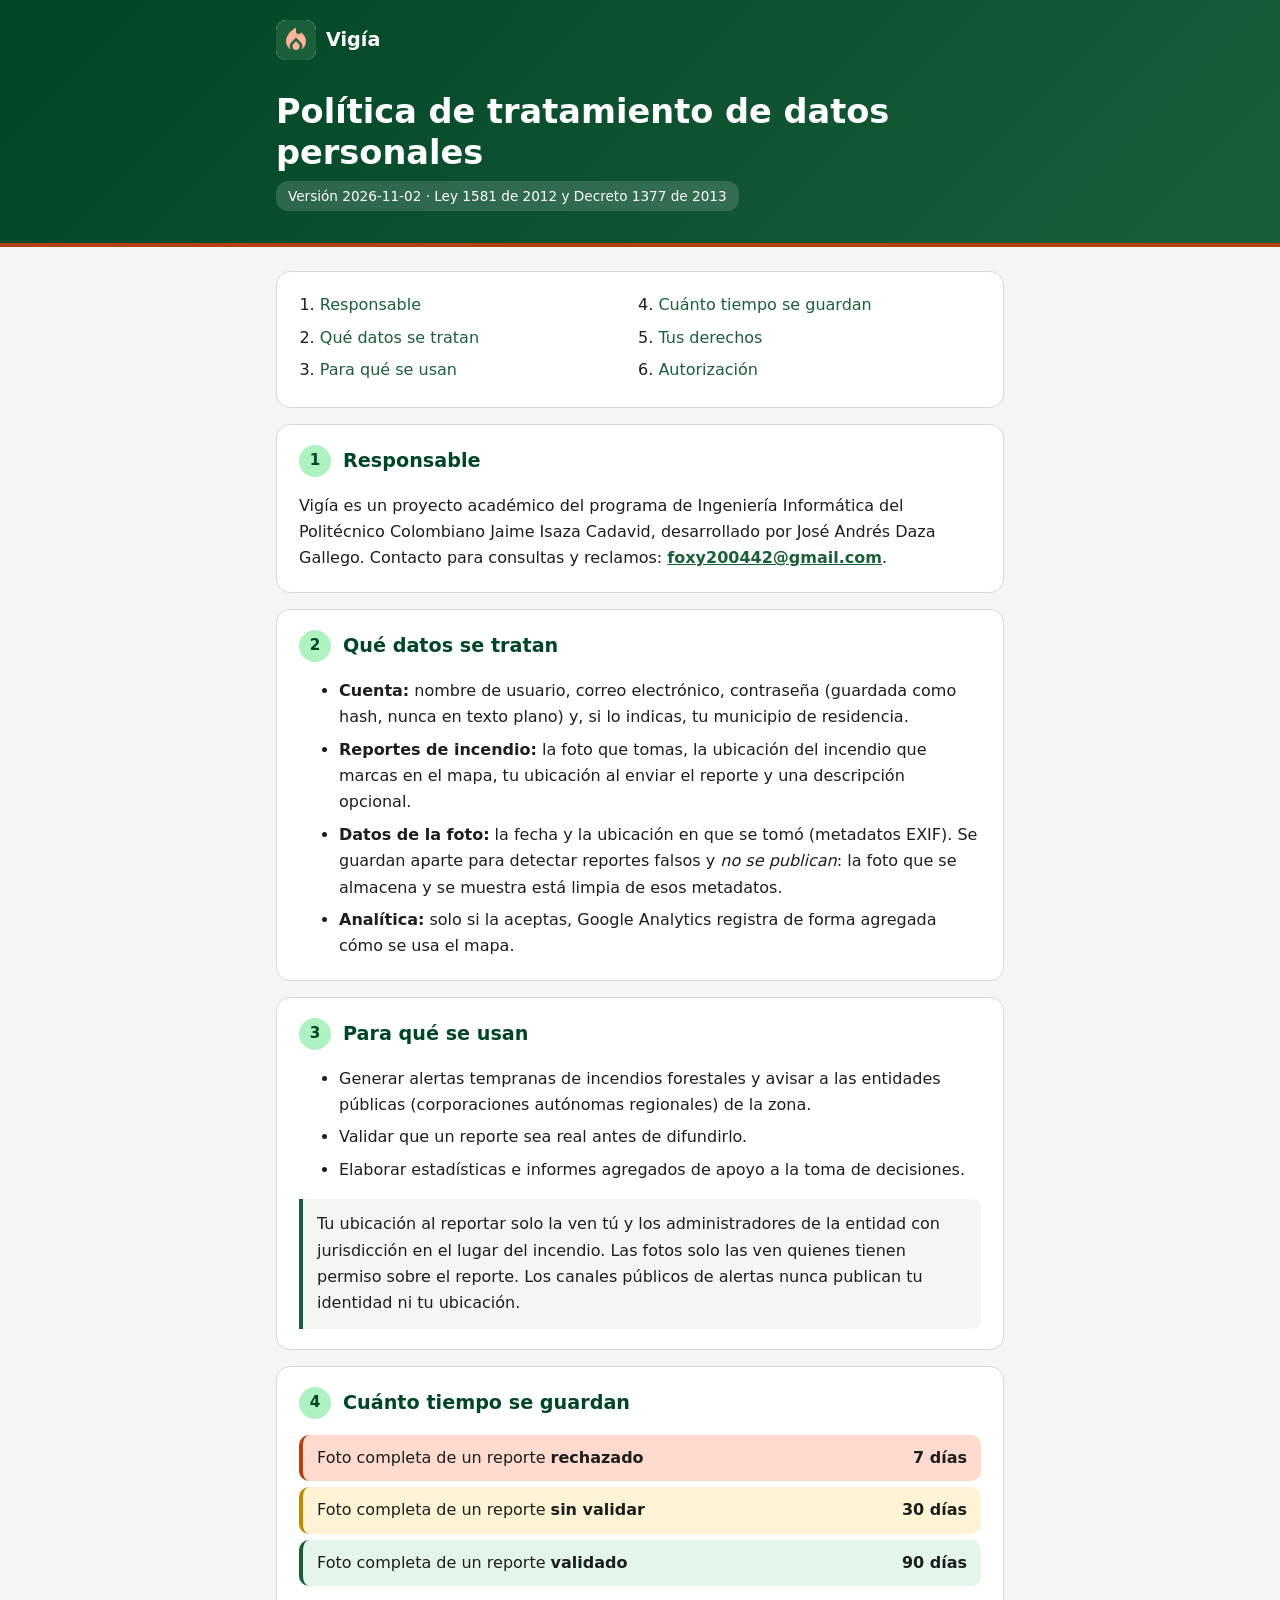
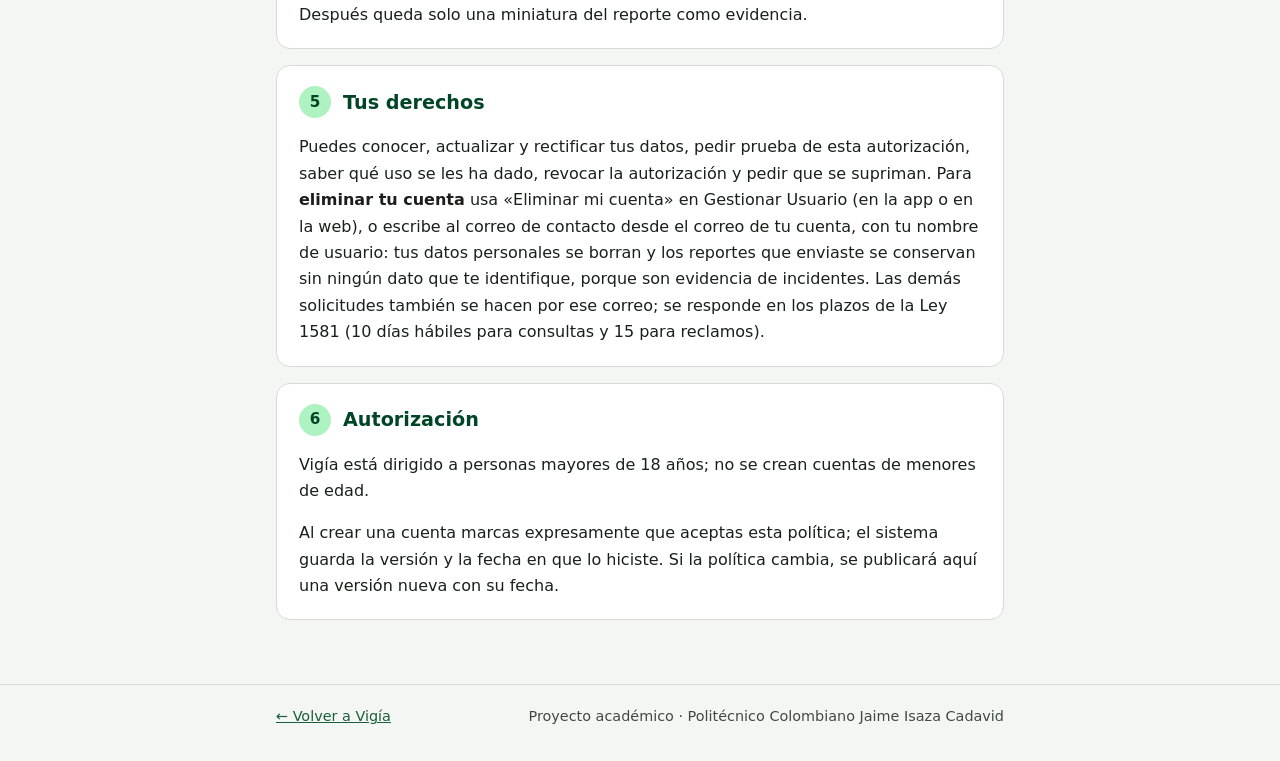
<file: app/web/privacidad.html>
<!DOCTYPE html>
<html lang="es">
<head>
  <meta charset="UTF-8">
  <meta name="viewport" content="width=device-width, initial-scale=1">
  <meta name="theme-color" content="#1B5E3A">
  <title>Vigía · Política de tratamiento de datos</title>
  <link rel="icon" type="image/png" href="favicon.png">
  <link rel="stylesheet" href="privacidad.css">
</head>
<body>
<header class="cabecera">
  <div class="contenedor">
    <a class="marca" href="./">
      <img src="icons/Icon-192.png" alt="" width="40" height="40">
      <span>Vigía</span>
    </a>
    <h1>Política de tratamiento de datos personales</h1>
    <p class="version">Versión 2026-11-02 · Ley 1581 de 2012 y Decreto 1377 de 2013</p>
  </div>
</header>

<main class="contenedor">
  <nav class="indice" aria-label="Contenido">
    <ol>
      <li><a href="#responsable">Responsable</a></li>
      <li><a href="#datos">Qué datos se tratan</a></li>
      <li><a href="#usos">Para qué se usan</a></li>
      <li><a href="#retencion">Cuánto tiempo se guardan</a></li>
      <li><a href="#derechos">Tus derechos</a></li>
      <li><a href="#autorizacion">Autorización</a></li>
    </ol>
  </nav>

  <section id="responsable">
    <h2><span class="num">1</span>Responsable</h2>
    <p>Vigía es un proyecto académico del programa de Ingeniería Informática del Politécnico
    Colombiano Jaime Isaza Cadavid, desarrollado por José Andrés Daza Gallego. Contacto para
    consultas y reclamos: <a href="mailto:foxy200442@gmail.com"><strong>foxy200442@gmail.com</strong></a>.</p>
  </section>

  <section id="datos">
    <h2><span class="num">2</span>Qué datos se tratan</h2>
    <ul>
      <li><strong>Cuenta:</strong> nombre de usuario, correo electrónico, contraseña (guardada
        como hash, nunca en texto plano) y, si lo indicas, tu municipio de residencia.</li>
      <li><strong>Reportes de incendio:</strong> la foto que tomas, la ubicación del incendio que
        marcas en el mapa, tu ubicación al enviar el reporte y una descripción opcional.</li>
      <li><strong>Datos de la foto:</strong> la fecha y la ubicación en que se tomó (metadatos
        EXIF). Se guardan aparte para detectar reportes falsos y <em>no se publican</em>: la foto
        que se almacena y se muestra está limpia de esos metadatos.</li>
      <li><strong>Analítica:</strong> solo si la aceptas, Google Analytics registra de forma
        agregada cómo se usa el mapa.</li>
    </ul>
  </section>

  <section id="usos">
    <h2><span class="num">3</span>Para qué se usan</h2>
    <ul>
      <li>Generar alertas tempranas de incendios forestales y avisar a las entidades públicas
        (corporaciones autónomas regionales) de la zona.</li>
      <li>Validar que un reporte sea real antes de difundirlo.</li>
      <li>Elaborar estadísticas e informes agregados de apoyo a la toma de decisiones.</li>
    </ul>
    <p class="nota">Tu ubicación al reportar solo la ven tú y los administradores de la entidad con
    jurisdicción en el lugar del incendio. Las fotos solo las ven quienes tienen permiso sobre el
    reporte. Los canales públicos de alertas nunca publican tu identidad ni tu ubicación.</p>
  </section>

  <section id="retencion">
    <h2><span class="num">4</span>Cuánto tiempo se guardan</h2>
    <ul class="plazos">
      <li class="rechazado"><span>Foto completa de un reporte <strong>rechazado</strong></span><b>7 días</b></li>
      <li class="pendiente"><span>Foto completa de un reporte <strong>sin validar</strong></span><b>30 días</b></li>
      <li class="validado"><span>Foto completa de un reporte <strong>validado</strong></span><b>90 días</b></li>
    </ul>
    <p>Después queda solo una miniatura del reporte como evidencia.</p>
  </section>

  <section id="derechos">
    <h2><span class="num">5</span>Tus derechos</h2>
    <p>Puedes conocer, actualizar y rectificar tus datos, pedir prueba de esta autorización,
    saber qué uso se les ha dado, revocar la autorización y pedir que se supriman. Para
    <strong>eliminar tu cuenta</strong> usa «Eliminar mi cuenta» en Gestionar Usuario (en la app o en
    la web), o escribe al correo de contacto desde el correo de tu cuenta, con tu nombre de usuario:
    tus datos personales se borran y los reportes que enviaste se conservan sin ningún dato que te
    identifique, porque son evidencia de incidentes. Las demás
    solicitudes también se hacen por ese correo; se responde en los plazos de la Ley 1581 (10 días hábiles para consultas y 15 para reclamos).</p>
  </section>

  <section id="autorizacion">
    <h2><span class="num">6</span>Autorización</h2>
    <p>Vigía está dirigido a personas mayores de 18 años; no se crean cuentas de menores de
    edad.</p>
    <p>Al crear una cuenta marcas expresamente que aceptas esta política; el sistema guarda la
    versión y la fecha en que lo hiciste. Si la política cambia, se publicará
    aquí una versión nueva con su fecha.</p>
  </section>
</main>

<footer class="pie">
  <div class="contenedor">
    <a href="./">← Volver a Vigía</a>
    <span>Proyecto académico · Politécnico Colombiano Jaime Isaza Cadavid</span>
  </div>
</footer>
</body>
</html>
</file>
<file: app/web/privacidad.css>
/* Paleta de app/lib/core/theme/vigia_theme.dart */
:root {
  --bosque: #1B5E3A; --bosque-oscuro: #004526; --bosque-claro: #AEF2C2;
  --fuego: #B4410F; --fuego-claro: #FFDBCF;
  --superficie: #F4F6F3; --borde: #D5DBD3;
  --texto: #1A1F1C; --texto-sec: #404942;
}
* { box-sizing: border-box; }
html { scroll-behavior: smooth; }
body { margin: 0; background: var(--superficie); color: var(--texto); font: 16px/1.65 system-ui, -apple-system, "Segoe UI", Roboto, sans-serif; }
a { color: var(--bosque); }
a:focus-visible { outline: 3px solid var(--fuego); outline-offset: 2px; border-radius: 4px; }
.contenedor { max-width: 760px; margin: 0 auto; padding: 0 16px; }

.cabecera { background: linear-gradient(135deg, var(--bosque-oscuro), var(--bosque)); color: #fff; padding: 20px 0 32px; border-bottom: 4px solid var(--fuego); }
.marca { display: inline-flex; align-items: center; gap: 10px; color: #fff; text-decoration: none; font-weight: 700; font-size: 1.2rem; }
.marca img { border-radius: 10px; background: #fff; }
.cabecera h1 { margin: 24px 0 8px; font-size: clamp(1.5rem, 4.5vw, 2.1rem); line-height: 1.2; }
.version { display: inline-block; margin: 0; padding: 4px 12px; border-radius: 12px; background: rgba(255,255,255,.15); font-size: .85rem; }

main.contenedor { padding-top: 24px; padding-bottom: 48px; }
section, .indice { background: #fff; border: 1px solid var(--borde); border-radius: 14px; padding: 20px 22px; margin-bottom: 16px; scroll-margin-top: 16px; }
.indice ol { margin: 0; padding-left: 1.3em; columns: 2 220px; }
.indice a { text-decoration: none; }
.indice a:hover { text-decoration: underline; }

h2 { display: flex; align-items: center; gap: 12px; margin: 0 0 12px; font-size: 1.2rem; color: var(--bosque-oscuro); }
.num { flex: none; display: grid; place-items: center; width: 32px; height: 32px; border-radius: 50%; background: var(--bosque-claro); color: var(--bosque-oscuro); font-size: .95rem; }
section p:last-child, section ul:last-child { margin-bottom: 0; }
li + li { margin-top: 6px; }
.nota { background: var(--superficie); border-left: 4px solid var(--bosque); border-radius: 0 8px 8px 0; padding: 12px 14px; }

.plazos { list-style: none; padding: 0; }
.plazos li { display: flex; justify-content: space-between; align-items: center; gap: 12px; padding: 10px 14px; border-radius: 10px; border-left: 4px solid; }
.plazos b { flex: none; }
.plazos .rechazado { background: var(--fuego-claro); border-color: var(--fuego); }
.plazos .pendiente { background: #FFF3D6; border-color: #C08A00; }
.plazos .validado { background: #E3F6E9; border-color: var(--bosque); }

.pie { border-top: 1px solid var(--borde); padding: 20px 0 32px; color: var(--texto-sec); font-size: .9rem; }
.pie .contenedor { display: flex; flex-wrap: wrap; justify-content: space-between; gap: 8px 24px; }

@media print {
  .cabecera { background: none; color: var(--texto); border-bottom: 2px solid var(--texto); }
  .marca { color: var(--texto); }
  .indice, .pie { display: none; }
  section { border: none; padding: 0; }
}
</file>
